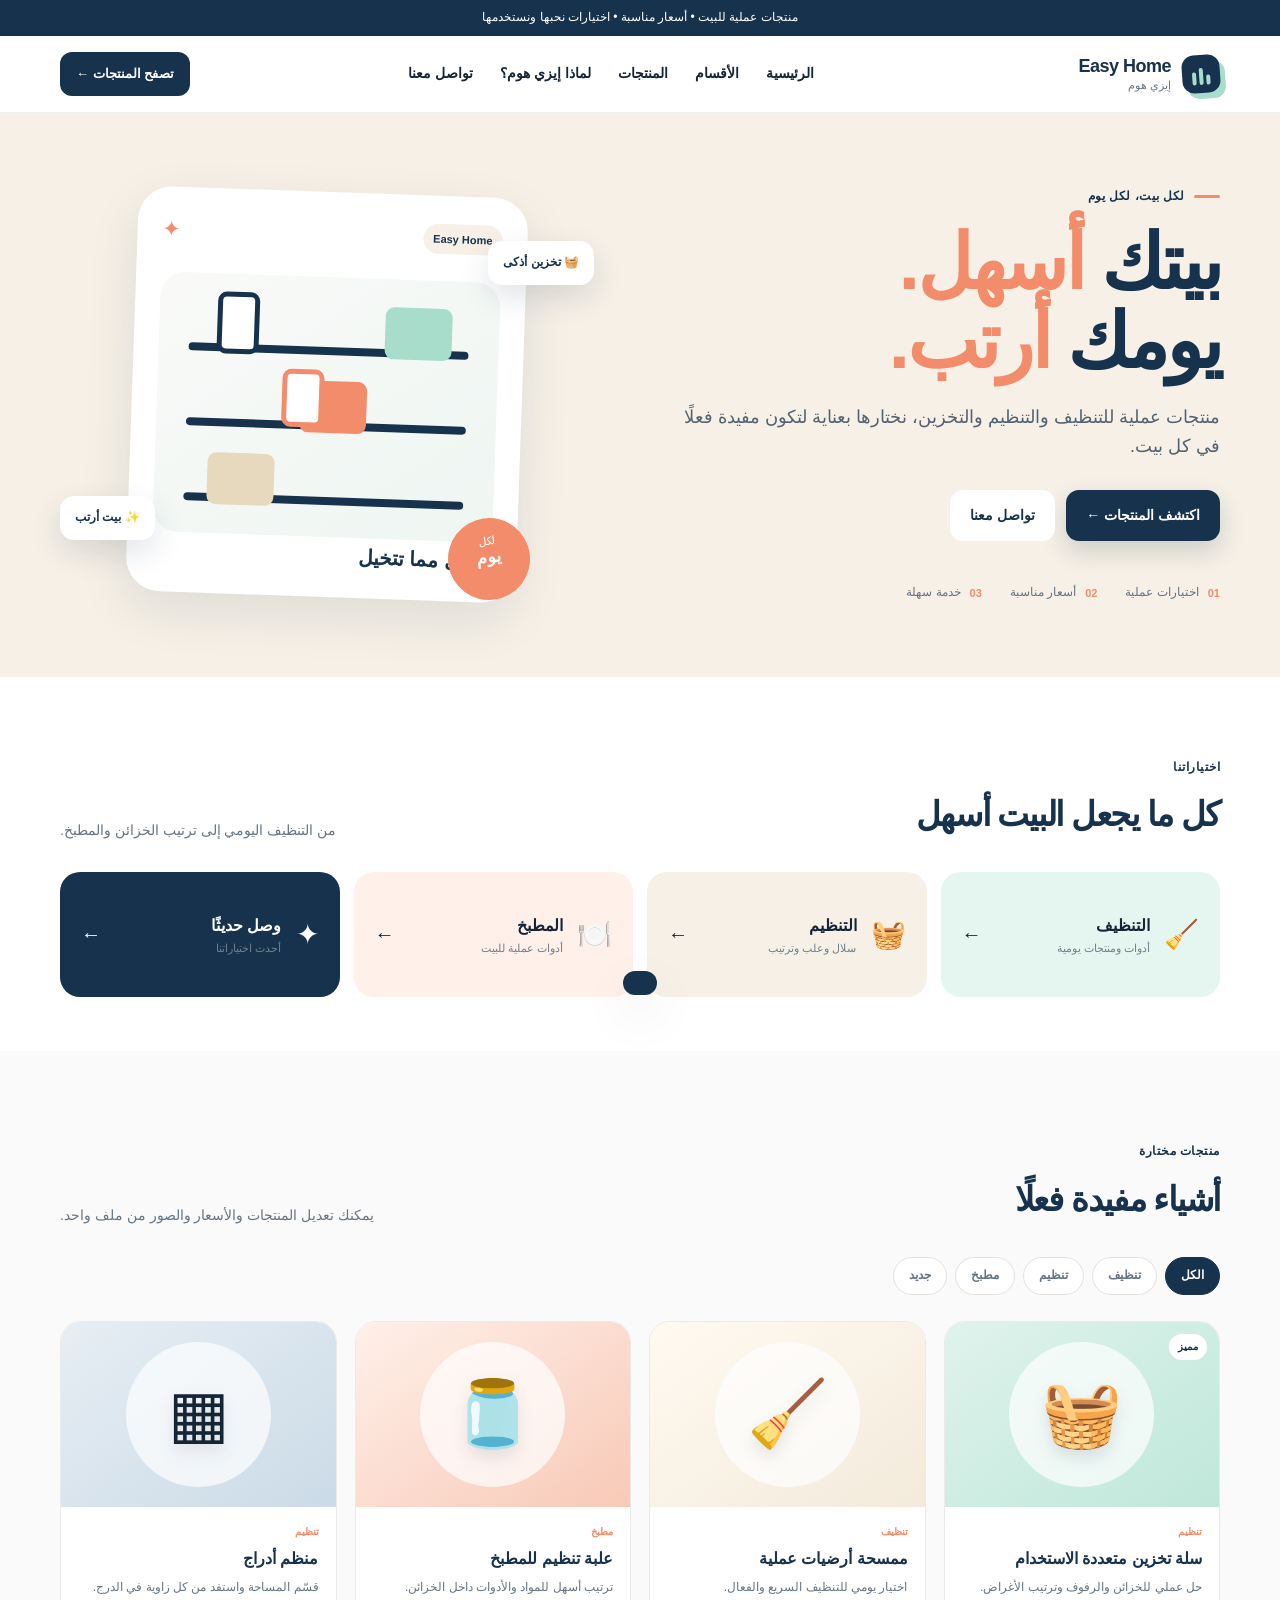
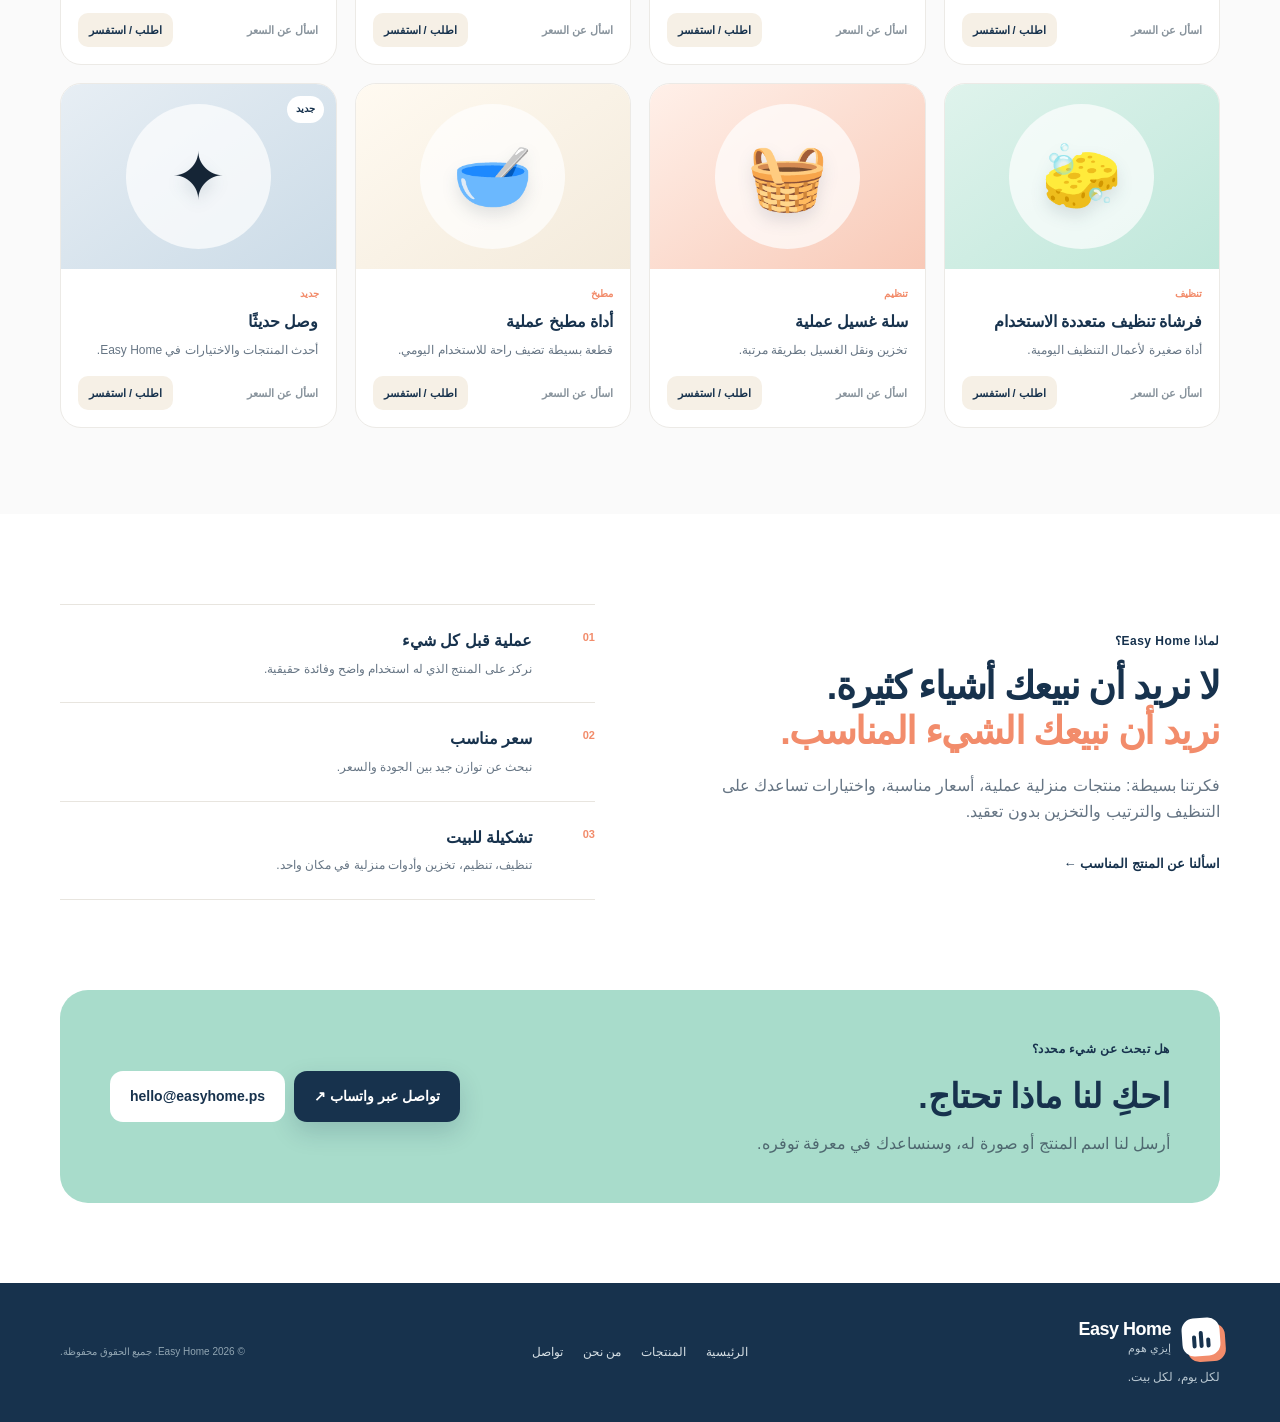
<file: index.html>
<!doctype html><html lang="ar" dir="rtl"><head><meta charset="utf-8"><meta name="viewport" content="width=device-width,initial-scale=1"><title>Easy Home | إيزي هوم</title><meta name="description" content="منتجات عملية للبيت، للتنظيف والتنظيم والتخزين، بأسعار مناسبة وجودة نختارها بعناية."><meta name="theme-color" content="#17324D"><link rel="icon" href="assets/favicon.svg" type="image/svg+xml"><link rel="stylesheet" href="assets/style.css"></head><body>
<div class="announcement">منتجات عملية للبيت • أسعار مناسبة • اختيارات نحبها ونستخدمها</div>
<header class="site-header"><div class="container nav-wrap"><a class="brand" href="#home"><span class="brand-mark"><span></span><span></span><span></span></span><span class="brand-text"><strong>Easy Home</strong><small>إيزي هوم</small></span></a><button class="menu-toggle" aria-label="فتح القائمة">☰</button><nav class="nav"><a href="#home">الرئيسية</a><a href="#categories">الأقسام</a><a href="#products">المنتجات</a><a href="#about">لماذا إيزي هوم؟</a><a href="#contact">تواصل معنا</a></nav><a class="nav-cta" href="#products">تصفح المنتجات ←</a></div></header>
<main id="home"><section class="hero"><div class="container hero-grid"><div class="hero-copy"><div class="eyebrow"><span></span> لكل بيت، لكل يوم</div><h1>بيتك <em>أسهل.</em><br>يومك <em>أرتب.</em></h1><p>منتجات عملية للتنظيف والتنظيم والتخزين، نختارها بعناية لتكون مفيدة فعلًا في كل بيت.</p><div class="hero-actions"><a class="btn btn-primary" href="#products">اكتشف المنتجات ←</a><a class="btn btn-light" href="#contact">تواصل معنا</a></div><div class="hero-trust"><div><b>01</b><span>اختيارات عملية</span></div><div><b>02</b><span>أسعار مناسبة</span></div><div><b>03</b><span>خدمة سهلة</span></div></div></div><div class="hero-visual"><div class="visual-card"><div class="visual-top"><span class="pill">Easy Home</span><span class="spark">✦</span></div><div class="organizer-art"><div class="shelf s1"></div><div class="shelf s2"></div><div class="shelf s3"></div><div class="box b1"></div><div class="box b2"></div><div class="box b3"></div><div class="jar j1"></div><div class="jar j2"></div></div><div class="visual-label"><span>تنظيم</span><strong>أسهل مما تتخيل</strong></div></div><div class="floating-note note-1">🧺 تخزين أذكى</div><div class="floating-note note-2">✨ بيت أرتب</div><div class="round-badge">لكل<br><strong>يوم</strong></div></div></div></section>
<section class="category-strip" id="categories"><div class="container"><div class="section-heading compact"><div><span class="kicker">اختياراتنا</span><h2>كل ما يجعل البيت أسهل</h2></div><p>من التنظيف اليومي إلى ترتيب الخزائن والمطبخ.</p></div><div class="category-grid"><a class="category-card cat-mint" href="#products" data-filter="تنظيف"><span class="cat-icon">🧹</span><span><b>التنظيف</b><small>أدوات ومنتجات يومية</small></span><i>←</i></a><a class="category-card cat-cream" href="#products" data-filter="تنظيم"><span class="cat-icon">🧺</span><span><b>التنظيم</b><small>سلال وعلب وترتيب</small></span><i>←</i></a><a class="category-card cat-orange" href="#products" data-filter="مطبخ"><span class="cat-icon">🍽️</span><span><b>المطبخ</b><small>أدوات عملية للبيت</small></span><i>←</i></a><a class="category-card cat-navy" href="#products" data-filter="جديد"><span class="cat-icon">✦</span><span><b>وصل حديثًا</b><small>أحدث اختياراتنا</small></span><i>←</i></a></div></div></section>
<section class="products-section" id="products"><div class="container"><div class="section-heading"><div><span class="kicker">منتجات مختارة</span><h2>أشياء مفيدة فعلًا</h2></div><p>يمكنك تعديل المنتجات والأسعار والصور من ملف واحد.</p></div><div class="filter-row"><button class="filter active" data-filter="الكل">الكل</button><button class="filter" data-filter="تنظيف">تنظيف</button><button class="filter" data-filter="تنظيم">تنظيم</button><button class="filter" data-filter="مطبخ">مطبخ</button><button class="filter" data-filter="جديد">جديد</button></div><div class="product-grid" id="productGrid"></div></div></section>
<section class="why" id="about"><div class="container why-grid"><div class="why-copy"><span class="kicker">لماذا Easy Home؟</span><h2>لا نريد أن نبيعك أشياء كثيرة.<br><em>نريد أن نبيعك الشيء المناسب.</em></h2><p>فكرتنا بسيطة: منتجات منزلية عملية، أسعار مناسبة، واختيارات تساعدك على التنظيف والترتيب والتخزين بدون تعقيد.</p><a class="text-link" href="#contact">اسألنا عن المنتج المناسب ←</a></div><div class="why-list"><div class="why-item"><span>01</span><div><h3>عملية قبل كل شيء</h3><p>نركز على المنتج الذي له استخدام واضح وفائدة حقيقية.</p></div></div><div class="why-item"><span>02</span><div><h3>سعر مناسب</h3><p>نبحث عن توازن جيد بين الجودة والسعر.</p></div></div><div class="why-item"><span>03</span><div><h3>تشكيلة للبيت</h3><p>تنظيف، تنظيم، تخزين وأدوات منزلية في مكان واحد.</p></div></div></div></div></section>
<section class="cta-section" id="contact"><div class="container cta-box"><div><span class="kicker">هل تبحث عن شيء محدد؟</span><h2>احكِ لنا ماذا تحتاج.</h2><p>أرسل لنا اسم المنتج أو صورة له، وسنساعدك في معرفة توفره.</p></div><div class="cta-actions"><a class="btn btn-primary" data-whatsapp href="#">تواصل عبر واتساب ↗</a><a class="btn btn-outline" href="mailto:hello@easyhome.ps">hello@easyhome.ps</a></div></div></section></main>
<footer><div class="container footer-grid"><div class="footer-brand"><div class="brand mini"><span class="brand-mark"><span></span><span></span><span></span></span><span class="brand-text"><strong>Easy Home</strong><small>إيزي هوم</small></span></div><p>لكل يوم، لكل بيت.</p></div><div class="footer-links"><a href="#home">الرئيسية</a><a href="#products">المنتجات</a><a href="#about">من نحن</a><a href="#contact">تواصل</a></div><div class="footer-copy">© <span id="year"></span> Easy Home. جميع الحقوق محفوظة.</div></div></footer><div class="toast" id="toast"></div><script src="assets/products.js"></script><script src="assets/script.js"></script></body></html>
</file>
<file: assets/style.css>
:root{--navy:#17324D;--mint:#A8DCCB;--cream:#F6F0E6;--orange:#F28C6B;--ink:#152536;--muted:#667584;--line:#e8e5df;--shadow:0 18px 50px rgba(23,50,77,.10)}*{box-sizing:border-box}html{scroll-behavior:smooth}body{margin:0;font-family:"Segoe UI","Tahoma","Arial",sans-serif;color:var(--ink);line-height:1.65}a{text-decoration:none;color:inherit}button{font:inherit}.container{width:min(1160px,calc(100% - 40px));margin:auto}.announcement{background:var(--navy);color:#fff;text-align:center;padding:8px 16px;font-size:12px}.site-header{position:sticky;top:0;z-index:50;background:rgba(255,255,255,.94);backdrop-filter:blur(14px);border-bottom:1px solid #eee}.nav-wrap{height:76px;display:flex;align-items:center;gap:24px}.brand{display:flex;align-items:center;gap:11px;min-width:188px}.brand-mark{width:38px;height:38px;border-radius:12px;background:var(--navy);display:flex;align-items:flex-end;justify-content:center;gap:3px;padding:8px;transform:rotate(-4deg);box-shadow:5px 6px 0 var(--mint)}.brand-mark span{width:4px;border-radius:4px;background:var(--mint)}.brand-mark span:nth-child(1){height:10px}.brand-mark span:nth-child(2){height:17px}.brand-mark span:nth-child(3){height:13px}.brand-text{display:flex;flex-direction:column;line-height:1}.brand-text strong{font-size:18px;letter-spacing:-.5px;color:var(--navy)}.brand-text small{font-size:11px;color:var(--muted);margin-top:5px}.nav{display:flex;align-items:center;justify-content:center;gap:27px;flex:1;font-size:14px;font-weight:600}.nav a{padding:26px 0}.nav a:hover{color:var(--orange)}.nav-cta{background:var(--navy);color:#fff;border-radius:12px;padding:11px 16px;font-size:13px;font-weight:700;white-space:nowrap}.menu-toggle{display:none;border:0;background:none;font-size:25px;color:var(--navy)}
.hero{background:var(--cream);overflow:hidden}.hero-grid{display:grid;grid-template-columns:1.02fr .98fr;gap:70px;align-items:center;padding:72px 0}.hero-copy{max-width:580px}.eyebrow,.kicker{font-size:12px;font-weight:800;letter-spacing:.5px;color:var(--navy)}.eyebrow{display:flex;align-items:center;gap:9px;margin-bottom:16px}.eyebrow span{width:26px;height:3px;border-radius:3px;background:var(--orange)}.hero h1{font-size:clamp(50px,6vw,76px);line-height:1.04;letter-spacing:-3px;margin:0 0 22px;color:var(--navy)}.hero h1 em{font-style:normal;color:var(--orange)}.hero p{font-size:18px;color:#526270;max-width:540px;margin:0 0 28px}.hero-actions{display:flex;gap:11px;flex-wrap:wrap}.btn{display:inline-flex;align-items:center;justify-content:center;gap:8px;border-radius:13px;padding:13px 19px;font-weight:800;font-size:14px;transition:.2s;border:1px solid transparent}.btn:hover{transform:translateY(-2px)}.btn-primary{background:var(--navy);color:#fff;box-shadow:0 10px 24px rgba(23,50,77,.18)}.btn-light,.btn-outline{background:#fff;color:var(--navy)}.hero-trust{display:flex;gap:28px;margin-top:42px}.hero-trust div{display:flex;align-items:center;gap:9px}.hero-trust b{font-size:11px;color:var(--orange)}.hero-trust span{font-size:12px;color:#657482}.hero-visual{min-height:420px;position:relative;display:flex;align-items:center;justify-content:center}.visual-card{width:min(390px,80vw);height:405px;border-radius:34px;background:#fff;box-shadow:var(--shadow);position:relative;overflow:hidden;padding:25px;transform:rotate(2deg)}.visual-top{display:flex;justify-content:space-between;align-items:center}.pill{font-size:11px;font-weight:800;background:var(--cream);padding:6px 10px;border-radius:99px;color:var(--navy)}.spark{font-size:22px;color:var(--orange)}.organizer-art{position:relative;height:260px;margin-top:24px;background:linear-gradient(145deg,#f9faf8,#eef6f2);border-radius:25px;overflow:hidden}.shelf{position:absolute;right:30px;left:30px;height:8px;background:var(--navy);border-radius:6px}.s1{top:70px}.s2{top:145px}.s3{top:220px}.box,.jar{position:absolute;border-radius:9px}.box{background:var(--mint);width:67px;height:52px}.b1{right:47px;top:28px}.b2{right:130px;top:104px;background:var(--orange)}.b3{right:220px;top:179px;background:#e6d9bd}.jar{width:42px;height:62px;border:5px solid var(--navy);background:#fff;top:18px}.j1{left:58px}.j2{left:125px;top:93px;height:58px;border-color:var(--orange)}.visual-label{position:absolute;bottom:24px;right:25px;display:flex;flex-direction:column}.visual-label span{font-size:11px;color:var(--muted)}.visual-label strong{font-size:20px;color:var(--navy)}.floating-note{position:absolute;background:#fff;padding:12px 15px;border-radius:14px;box-shadow:0 12px 30px rgba(23,50,77,.13);font-size:12px;font-weight:800;color:var(--navy);z-index:4}.note-1{top:56px;right:0}.note-2{bottom:65px;left:0}.round-badge{position:absolute;bottom:5px;right:12%;width:82px;height:82px;border-radius:50%;background:var(--orange);color:#fff;text-align:center;padding-top:17px;line-height:1.15;font-size:11px;z-index:5;transform:rotate(-8deg)}.round-badge strong{font-size:17px}
.category-strip{padding:76px 0 54px}.section-heading{display:flex;justify-content:space-between;align-items:end;gap:30px;margin-bottom:30px}.section-heading h2{font-size:34px;letter-spacing:-1.3px;margin:7px 0 0;color:var(--navy)}.section-heading p{color:var(--muted);font-size:14px;max-width:390px;margin:0}.category-grid{display:grid;grid-template-columns:repeat(4,1fr);gap:14px}.category-card{min-height:125px;border-radius:20px;padding:21px;display:grid;grid-template-columns:auto 1fr auto;align-items:center;gap:14px;transition:.2s}.category-card:hover{transform:translateY(-4px);box-shadow:var(--shadow)}.cat-mint{background:#e5f5ef}.cat-cream{background:var(--cream)}.cat-orange{background:#fff0ea}.cat-navy{background:var(--navy);color:#fff}.cat-navy small{color:#c9d6df}.cat-icon{font-size:28px}.category-card span:nth-child(2){display:flex;flex-direction:column}.category-card b{font-size:16px}.category-card small{font-size:11px;color:#71808c}.category-card i{font-style:normal;font-size:20px}.products-section{background:#fafafa;padding:86px 0}.filter-row{display:flex;gap:8px;flex-wrap:wrap;margin-bottom:26px}.filter{border:1px solid #e4e2dc;background:#fff;color:#657482;border-radius:99px;padding:8px 15px;font-size:12px;font-weight:700;cursor:pointer}.filter.active,.filter:hover{background:var(--navy);color:#fff;border-color:var(--navy)}.product-grid{display:grid;grid-template-columns:repeat(4,1fr);gap:18px}.product-card{background:#fff;border:1px solid #eceae6;border-radius:21px;overflow:hidden;transition:.2s;display:flex;flex-direction:column}.product-card:hover{transform:translateY(-4px);box-shadow:var(--shadow)}.product-art{height:185px;display:flex;align-items:center;justify-content:center;position:relative;overflow:hidden}.product-art:before{content:"";position:absolute;width:145px;height:145px;border-radius:50%;background:rgba(255,255,255,.7)}.product-symbol{font-size:65px;position:relative;filter:drop-shadow(0 8px 8px rgba(23,50,77,.12))}.product-tag{position:absolute;top:12px;right:12px;background:#fff;color:var(--navy);border-radius:99px;padding:5px 9px;font-size:10px;font-weight:800}.product-info{padding:17px;display:flex;flex-direction:column;flex:1}.product-info .category{font-size:10px;color:var(--orange);font-weight:800}.product-info h3{font-size:16px;margin:6px 0;color:var(--navy)}.product-info p{font-size:12px;color:var(--muted);margin:0 0 15px}.product-bottom{display:flex;justify-content:space-between;align-items:center;margin-top:auto}.price{font-weight:900;color:var(--navy);font-size:15px}.price.muted{font-size:11px;color:#89949d;font-weight:600}.order-btn{background:var(--cream);color:var(--navy);border:0;border-radius:10px;padding:8px 11px;font-size:11px;font-weight:800;cursor:pointer}.why{padding:90px 0}.why-grid{display:grid;grid-template-columns:1fr 1fr;gap:90px;align-items:center}.why-copy h2{font-size:38px;line-height:1.2;letter-spacing:-1.5px;color:var(--navy);margin:10px 0 18px}.why-copy h2 em{font-style:normal;color:var(--orange)}.why-copy p{color:var(--muted)}.text-link{display:inline-flex;gap:10px;margin-top:12px;font-weight:800;color:var(--navy);font-size:13px}.why-list{border-top:1px solid var(--line)}.why-item{display:grid;grid-template-columns:45px 1fr;gap:18px;padding:23px 0;border-bottom:1px solid var(--line)}.why-item>span{font-size:11px;color:var(--orange);font-weight:900}.why-item h3{margin:0 0 5px;font-size:16px;color:var(--navy)}.why-item p{margin:0;color:var(--muted);font-size:12px}.cta-section{padding:0 0 80px}.cta-box{background:var(--mint);border-radius:28px;padding:45px 50px;display:flex;justify-content:space-between;align-items:center;gap:30px}.cta-box h2{font-size:34px;color:var(--navy);margin:7px 0}.cta-box p{color:#4f6870;margin:0}.cta-actions{display:flex;gap:9px;flex-wrap:wrap}footer{background:var(--navy);color:#fff;padding:35px 0}.footer-grid{display:grid;grid-template-columns:1fr auto 1fr;align-items:center;gap:30px}.brand.mini .brand-text strong{color:#fff}.brand.mini .brand-text small{color:#b8c7d1}.brand.mini .brand-mark{background:#fff;box-shadow:5px 6px 0 var(--orange)}.brand.mini .brand-mark span{background:var(--navy)}.footer-brand p{margin:12px 0 0;color:#b8c7d1;font-size:12px}.footer-links{display:flex;gap:20px;font-size:12px;color:#d7e0e5}.footer-copy{text-align:left;color:#91a5b2;font-size:10px}.toast{position:fixed;bottom:25px;left:50%;transform:translate(-50%,120px);background:var(--navy);color:#fff;padding:12px 17px;border-radius:12px;font-size:12px;z-index:100;box-shadow:var(--shadow);transition:.25s}.toast.show{transform:translate(-50%,0)}
@media(max-width:950px){.nav{gap:15px}.nav-cta{display:none}.hero-grid{gap:30px}.product-grid{grid-template-columns:repeat(2,1fr)}.category-grid{grid-template-columns:repeat(2,1fr)}}@media(max-width:720px){.container{width:min(100% - 28px,600px)}.nav-wrap{height:68px}.brand{min-width:auto}.menu-toggle{display:block;margin-right:auto}.nav{display:none;position:absolute;top:68px;right:14px;left:14px;background:#fff;border:1px solid var(--line);border-radius:16px;padding:10px;box-shadow:var(--shadow);flex-direction:column;gap:0;align-items:stretch}.nav.open{display:flex}.nav a{padding:12px 14px}.hero-grid{grid-template-columns:1fr;padding:55px 0 65px}.hero h1{font-size:51px;letter-spacing:-2px}.hero p{font-size:15px}.hero-visual{min-height:365px}.visual-card{height:345px}.organizer-art{height:220px}.hero-trust{gap:14px;flex-wrap:wrap;margin-top:30px}.section-heading{display:block}.section-heading p{margin-top:10px}.section-heading h2{font-size:29px}.category-grid{gap:9px}.category-card{min-height:110px;padding:15px;grid-template-columns:auto 1fr;gap:10px}.category-card i{display:none}.category-card small{font-size:10px}.products-section{padding:65px 0}.product-grid{grid-template-columns:1fr 1fr;gap:10px}.product-art{height:150px}.product-symbol{font-size:52px}.product-info{padding:13px}.product-info h3{font-size:14px}.product-info p{font-size:11px}.product-bottom{align-items:flex-end;gap:5px;flex-direction:column}.product-bottom .order-btn{width:100%}.why{padding:65px 0}.why-grid{grid-template-columns:1fr;gap:45px}.why-copy h2{font-size:30px}.cta-box{padding:30px 24px;display:block}.cta-box h2{font-size:29px}.cta-actions{margin-top:20px}.cta-actions .btn{width:100%}.footer-grid{grid-template-columns:1fr;gap:20px}.footer-copy{text-align:right}}
</file>
